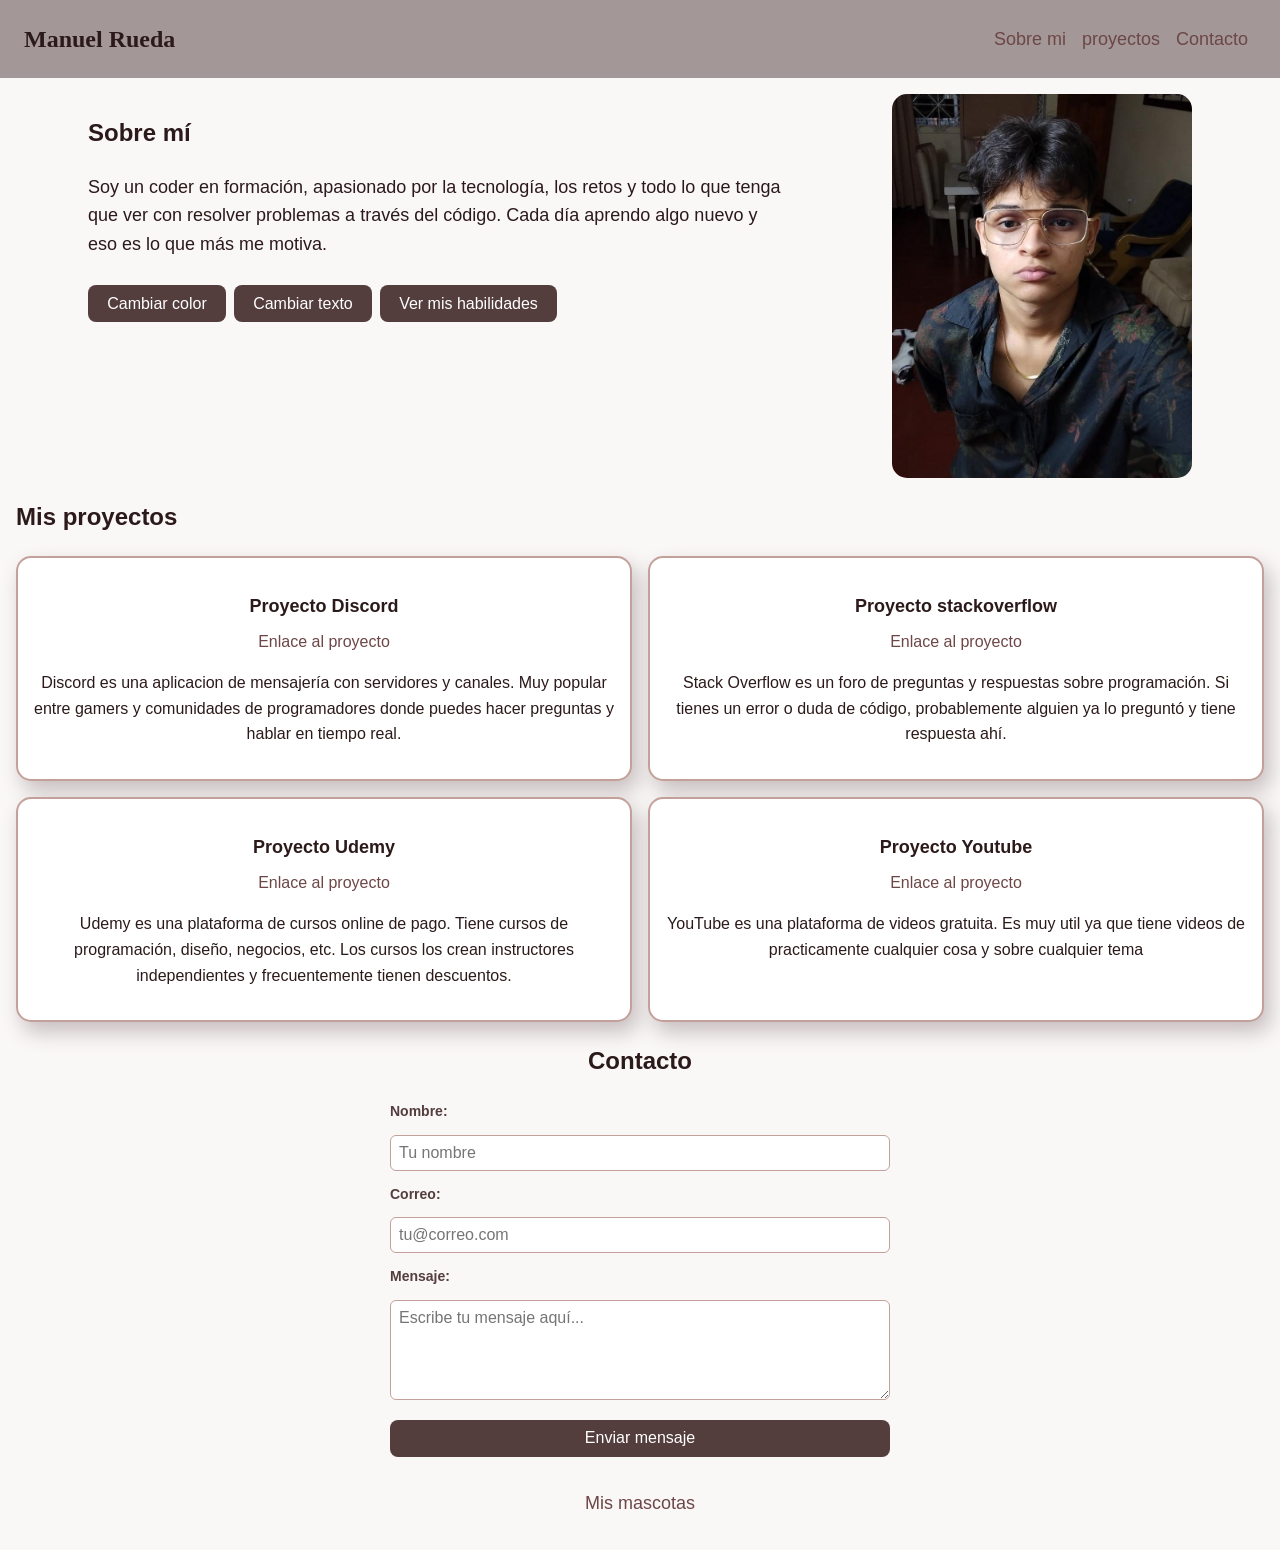
<file: index.html>
<!DOCTYPE html>
<html lang="es">
<head>
    <meta charset="UTF-8">
    <meta name="viewport" content="width=device-width, initial-scale=1.0">
    <link rel="stylesheet" href="minified.css">
    <title>Portafolio — Manuel Rueda</title>
    <link rel="icon" href="https://static.wikia.nocookie.net/corajeelperrocobarde/images/1/1c/Coraje_el_perro_cobardepng.png/revision/latest/thumbnail/width/360/height/360?cb=20211110204145&path-prefix=es">
</head>
<body>
    <header>
        <div>
            <h1>Manuel Rueda</h1>
        </div>
        <div>
            <nav>
                <ul>
                    <li><a href="#sobre-mi">Sobre mi</a></li>
                    <li><a href="#padre-proyectos">proyectos</a></li>
                    <li><a href="#contacto">Contacto</a></li>
                </ul>
            </nav>
        </div>
    </header>

    <section>
        <div class="sobre-mi-contenedor">
            <div id="texto-sobre-mi">
                <h2>Sobre mí</h2>
                <p id="sobre-mi">Soy un coder en formación, apasionado por la tecnología, los retos y todo lo que tenga que ver con resolver problemas a través del código. Cada día aprendo algo nuevo y eso es lo que más me motiva.</p>
                <div class="sobre-mi-botones">
                    <button id="boton-cambio-color">Cambiar color</button>
                    <button id="boton-cambio-texto">Cambiar texto</button>
                    <button id="boton-mostrar-extra">Ver mis habilidades</button>
                </div>
                <div id="contenido-extra">
                    <h3>Mis habilidades</h3>
                    <ul>
                        <li>HTML & CSS</li>
                        <li>JavaScript</li>
                        <li>Python</li>
                        <li>Git & GitHub</li>
                    </ul>
                </div>
            </div>
            <div class="sobre-mi-derecha">
                <img src="Foto mia.jpeg" alt="Foto mia">
            </div>
        </div>
    </section>

    <section>
        <h2>Mis proyectos</h2>
        <div id="padre-proyectos">
            <div>
                <h3>Proyecto Discord</h3>
                <a href="https://discord.com/">Enlace al proyecto</a>
                <p>Discord es una aplicacion de mensajería con servidores y canales. Muy popular entre gamers y comunidades de programadores donde puedes hacer preguntas y hablar en tiempo real.</p>
            </div>
            <div>
                <h3>Proyecto stackoverflow</h3>
                <a href="https://stackoverflow.com/questions">Enlace al proyecto</a>
                <p>Stack Overflow es un foro de preguntas y respuestas sobre programación. Si tienes un error o duda de código, probablemente alguien ya lo preguntó y tiene respuesta ahí.</p>
            </div>
            <div>
                <h3>Proyecto Udemy</h3>
                <a href="https://www.udemy.com/personal/home/">Enlace al proyecto</a>
                <p>Udemy es una plataforma de cursos online de pago. Tiene cursos de programación, diseño, negocios, etc. Los cursos los crean instructores independientes y frecuentemente tienen descuentos.</p>
            </div>
            <div>
                <h3>Proyecto Youtube</h3>
                <a href="https://www.youtube.com/">Enlace al proyecto</a>
                <p>YouTube es una plataforma de videos gratuita. Es muy util ya que tiene videos de practicamente cualquier cosa y sobre cualquier tema</p>
            </div>
        </div>
    </section>

    <section>
        <div id="Contacto">
            <h2>Contacto</h2>
            <form>
                <label for="nombre">Nombre:</label>
                <input type="text" id="nombre" name="nombre" placeholder="Tu nombre">

                <label for="correo">Correo:</label>
                <input type="email" id="correo" name="correo" placeholder="tu@correo.com">

                <label for="mensaje">Mensaje:</label>
                <textarea id="mensaje" name="mensaje" placeholder="Escribe tu mensaje aquí..."></textarea>

                <button type="submit" class="btn">Enviar mensaje</button>
            </form>
        </div>
    </section>

    <div class="links">
        <a href="mascotas.html"> Mis mascotas</a>
    </div>

    <script src="script.js"></script>
</body>
</html>
</file>
<file: minified.css>
:root{--color-primario:rgb(83, 61, 61);--color-primario-transparente:rgba(83, 61, 61, 0.514);--color-acento:rgb(109, 70, 70);--color-fondo:#faf7f7;--color-borde:#c4a09a;--color-sombra:rgba(83, 61, 61, 0.3);--color-texto:#2c1a1a;--color-texto-claro:#ffffff;--fuente-titulo:'Georgia', serif;--fuente-cuerpo:'Trebuchet MS', sans-serif;--tam-xs:0.75rem;--tam-sm:0.875rem;--tam-base:1rem;--tam-md:1.125rem;--tam-lg:1.5rem;--tam-xl:2rem;--radio-borde:15px;--sombra-tarjeta:6px 10px 20px var(--color-sombra);--transicion:0.3s ease}*{box-sizing:border-box}body{margin:0;background-color:var(--color-fondo);color:var(--color-texto);font-family:var(--fuente-cuerpo);font-size:var(--tam-base);line-height:1.6}header{background-color:var(--color-primario-transparente);display:flex;align-items:center;justify-content:space-between;padding:0 1rem;flex-wrap:wrap;gap:.5rem}header h1{margin:1.25rem .5rem;font-family:var(--fuente-titulo);font-size:var(--tam-xl);color:var(--color-texto)}header h2{margin:0 1rem;font-size:var(--tam-lg)}header nav ul{list-style:none;display:flex;gap:1rem;margin:0 1rem;padding:0;flex-wrap:wrap}header nav ul li{font-size:var(--tam-md);cursor:pointer;transition:color var(--transicion)}header nav ul li:hover{color:var(--color-acento)}section{margin:1rem}a{color:var(--color-acento);text-decoration:none;transition:opacity var(--transicion)}a:hover{opacity:.75;text-decoration:underline}.links{text-align:center;margin:2rem 0;font-size:var(--tam-md)}#padre-proyectos div,#Mascotas div{border:2px solid var(--color-borde);border-radius:var(--radio-borde);box-shadow:var(--sombra-tarjeta);transition:transform var(--transicion),box-shadow var(--transicion);background-color:#fff}#padre-proyectos div:hover,#Mascotas div:hover{transform:translateY(-4px);box-shadow:8px 14px 28px var(--color-sombra)}#padre-proyectos{display:grid;grid-template-columns:repeat(2,1fr);text-align:center;gap:1rem}#padre-proyectos div{padding:1rem}#padre-proyectos h3{font-size:var(--tam-md);margin-bottom:.5rem}#Mascotas{display:grid;max-width:90%;grid-template-columns:repeat(3,1fr);gap:1rem;margin:1.5rem auto}#Mascotas div{text-align:center;display:flex;flex-direction:column;padding:.75rem}img,#Mascotas img{max-width:100%;height:auto;object-fit:contain;border-radius:8px;display:block;margin:0 auto}#sobre-mi{font-size:var(--tam-md);max-width:700px;transition:color var(--transicion)}button,.btn{background-color:var(--color-primario);color:var(--color-texto-claro);border:none;border-radius:8px;padding:.6rem 1.2rem;font-size:var(--tam-base);cursor:pointer;margin-top:.5rem;transition:background-color var(--transicion),transform var(--transicion)}button:hover,.btn:hover{background-color:var(--color-acento);transform:scale(1.04)}button:active,.btn:active{transform:scale(.97)}#contenido-extra{overflow:hidden;max-height:0;opacity:0;transition:max-height 0.5s ease,opacity 0.4s ease}#contenido-extra.visible{max-height:300px;opacity:1}#Contacto h2{text-align:center}form{display:flex;flex-direction:column;gap:.75rem;max-width:500px;margin:0 auto}form label{font-size:var(--tam-sm);font-weight:700;color:var(--color-primario)}form input,form textarea{padding:.5rem;border:1px solid var(--color-borde);border-radius:6px;font-size:var(--tam-base);font-family:var(--fuente-cuerpo);width:100%}form textarea{min-height:100px}.sobre-mi-contenedor{display:flex;align-items:flex-start;justify-content:space-evenly;gap:2rem}.sobre-mi-botones{display:flex;flex-wrap:wrap;gap:.5rem;margin-top:.75rem}.sobre-mi-derecha{flex-shrink:0;width:300px}.sobre-mi-derecha img{width:100%;height:auto;border-radius:var(--radio-borde);object-fit:cover}@media (max-width:600px){.sobre-mi-contenedor{flex-direction:column-reverse}.sobre-mi-derecha{width:100%}}#padre-proyectos{grid-template-columns:repeat(2,1fr)}#Mascotas{grid-template-columns:repeat(3,1fr);max-width:100%}header h1{font-size:var(--tam-lg)}@media (max-width:600px){header{flex-direction:column;align-items:flex-start;padding:.75rem}header nav ul{flex-direction:column;gap:.5rem;margin:.5rem 0}header h1{font-size:var(--tam-lg);margin:.5rem 0}#padre-proyectos{grid-template-columns:1fr}#Mascotas{grid-template-columns:repeat(2,1fr);max-width:100%}#sobre-mi{font-size:var(--tam-base)}form{max-width:100%}}
</file>
